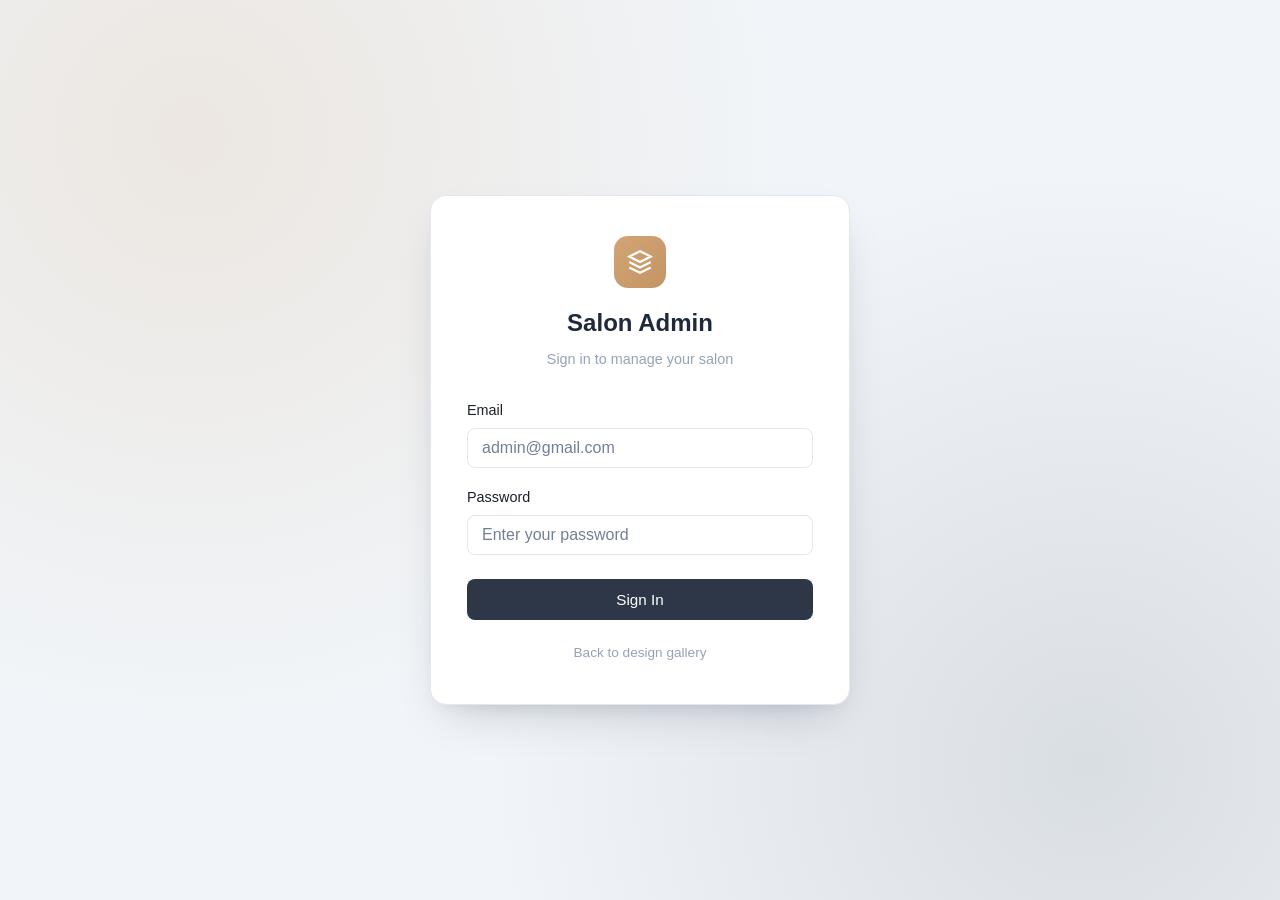
<file: admin.html>
<!DOCTYPE html>
<html lang="en">
<head>
    <meta charset="UTF-8">
    <meta name="viewport" content="width=device-width, initial-scale=1.0">
    <title>Salon Admin Panel</title>
    <link rel="stylesheet" href="css/style.css">
    <link rel="stylesheet" href="css/admin.css">
</head>
<body>
    <script src="js/data/default-data.js"></script>
    <script src="js/utils/helpers.js"></script>
    <script src="js/data/storage.js"></script>
    <script>if (!storage.isAdminAuthenticated()) { window.location.replace('login.html'); }</script>
    <div class="admin-layout">
        <aside class="sidebar" id="sidebar">
            <div class="sidebar-header">
                <h1><span id="sidebar-brand-name">Salon Admin</span></h1>
            </div>
            <nav class="sidebar-nav">
                <div class="nav-section">
                    <div class="nav-section-title">Overview</div>
                    <a href="#" class="nav-link active" data-section="dashboard">
                        <svg viewBox="0 0 24 24" fill="none" stroke="currentColor" stroke-width="2"><rect x="3" y="3" width="7" height="7"/><rect x="14" y="3" width="7" height="7"/><rect x="3" y="14" width="7" height="7"/><rect x="14" y="14" width="7" height="7"/></svg>
                        Dashboard
                    </a>
                </div>
                <div class="nav-section">
                    <div class="nav-section-title">Salon Data</div>
                    <a href="#" class="nav-link" data-section="business">
                        <svg viewBox="0 0 24 24" fill="none" stroke="currentColor" stroke-width="2"><path d="M3 21h18"/><path d="M5 21V7l7-4 7 4v14"/><path d="M9 21v-6h6v6"/></svg>
                        Business Information
                    </a>
                    <a href="#" class="nav-link" data-section="contact">
                        <svg viewBox="0 0 24 24" fill="none" stroke="currentColor" stroke-width="2"><path d="M22 16.92v3a2 2 0 0 1-2.18 2 19.79 19.79 0 0 1-8.63-3.07 19.5 19.5 0 0 1-6-6 19.79 19.79 0 0 1-3.07-8.67A2 2 0 0 1 4.11 2h3a2 2 0 0 1 2 1.72c.13.96.36 1.9.7 2.81a2 2 0 0 1-.45 2.11L8.09 9.91a16 16 0 0 0 6 6l1.27-1.27a2 2 0 0 1 2.11-.45c.91.34 1.85.57 2.81.7A2 2 0 0 1 22 16.92z"/></svg>
                        Contact Information
                    </a>
                    <a href="#" class="nav-link" data-section="opening-hours">
                        <svg viewBox="0 0 24 24" fill="none" stroke="currentColor" stroke-width="2"><circle cx="12" cy="12" r="10"/><polyline points="12 6 12 12 16 14"/></svg>
                        Opening Hours
                    </a>
                    <a href="#" class="nav-link" data-section="services">
                        <svg viewBox="0 0 24 24" fill="none" stroke="currentColor" stroke-width="2"><circle cx="6" cy="6" r="3"/><circle cx="6" cy="18" r="3"/><line x1="20" y1="4" x2="8.12" y2="15.88"/><line x1="14.47" y1="14.48" x2="20" y2="20"/><line x1="8.12" y1="8.12" x2="12" y2="12"/></svg>
                        Services
                    </a>
                    <a href="#" class="nav-link" data-section="packages">
                        <svg viewBox="0 0 24 24" fill="none" stroke="currentColor" stroke-width="2"><path d="M21 16V8a2 2 0 0 0-1-1.73l-7-4a2 2 0 0 0-2 0l-7 4A2 2 0 0 0 3 8v8a2 2 0 0 0 1 1.73l7 4a2 2 0 0 0 2 0l7-4A2 2 0 0 0 21 16z"/><polyline points="3.27 6.96 12 12.01 20.73 6.96"/><line x1="12" y1="22.08" x2="12" y2="12"/></svg>
                        Packages
                    </a>
                    <a href="#" class="nav-link" data-section="team">
                        <svg viewBox="0 0 24 24" fill="none" stroke="currentColor" stroke-width="2"><path d="M17 21v-2a4 4 0 0 0-4-4H5a4 4 0 0 0-4 4v2"/><circle cx="9" cy="7" r="4"/><path d="M23 21v-2a4 4 0 0 0-3-3.87"/><path d="M16 3.13a4 4 0 0 1 0 7.75"/></svg>
                        Team
                    </a>
                    <a href="#" class="nav-link" data-section="gallery">
                        <svg viewBox="0 0 24 24" fill="none" stroke="currentColor" stroke-width="2"><rect x="3" y="3" width="18" height="18" rx="2"/><circle cx="8.5" cy="8.5" r="1.5"/><polyline points="21 15 16 10 5 21"/></svg>
                        Gallery
                    </a>
                    <a href="#" class="nav-link" data-section="testimonials">
                        <svg viewBox="0 0 24 24" fill="none" stroke="currentColor" stroke-width="2"><polygon points="12 2 15.09 8.26 22 9.27 17 14.14 18.18 21.02 12 17.77 5.82 21.02 7 14.14 2 9.27 8.91 8.26 12 2"/></svg>
                        Testimonials
                    </a>
                </div>
                <div class="nav-section">
                    <div class="nav-section-title">Management</div>
                    <a href="#" class="nav-link" data-section="appointments">
                        <svg viewBox="0 0 24 24" fill="none" stroke="currentColor" stroke-width="2"><rect x="3" y="4" width="18" height="18" rx="2"/><line x1="16" y1="2" x2="16" y2="6"/><line x1="8" y1="2" x2="8" y2="6"/><line x1="3" y1="10" x2="21" y2="10"/></svg>
                        Appointments
                    </a>
                    <a href="#" class="nav-link" data-section="social-links">
                        <svg viewBox="0 0 24 24" fill="none" stroke="currentColor" stroke-width="2"><path d="M18 8A6 6 0 0 0 6 8c0 7-3 9-3 9h18s-3-2-3-9"/><path d="M13.73 21a2 2 0 0 1-3.46 0"/></svg>
                        Social Links
                    </a>
                    <a href="#" class="nav-link" data-section="settings">
                        <svg viewBox="0 0 24 24" fill="none" stroke="currentColor" stroke-width="2"><circle cx="12" cy="12" r="3"/><path d="M19.4 15a1.65 1.65 0 0 0 .33 1.82l.06.06a2 2 0 0 1 0 2.83 2 2 0 0 1-2.83 0l-.06-.06a1.65 1.65 0 0 0-1.82-.33 1.65 1.65 0 0 0-1 1.51V21a2 2 0 0 1-2 2 2 2 0 0 1-2-2v-.09A1.65 1.65 0 0 0 9 19.4a1.65 1.65 0 0 0-1.82.33l-.06.06a2 2 0 0 1-2.83 0 2 2 0 0 1 0-2.83l.06-.06a1.65 1.65 0 0 0 .33-1.82 1.65 1.65 0 0 0-1.51-1H3a2 2 0 0 1-2-2 2 2 0 0 1 2-2h.09A1.65 1.65 0 0 0 4.6 9a1.65 1.65 0 0 0-.33-1.82l-.06-.06a2 2 0 0 1 0-2.83 2 2 0 0 1 2.83 0l.06.06a1.65 1.65 0 0 0 1.82.33H9a1.65 1.65 0 0 0 1-1.51V3a2 2 0 0 1 2-2 2 2 0 0 1 2 2v.09a1.65 1.65 0 0 0 1 1.51 1.65 1.65 0 0 0 1.82-.33l.06-.06a2 2 0 0 1 2.83 0 2 2 0 0 1 0 2.83l-.06.06a1.65 1.65 0 0 0-.33 1.82V9a1.65 1.65 0 0 0 1.51 1H21a2 2 0 0 1 2 2 2 2 0 0 1-2 2h-.09a1.65 1.65 0 0 0-1.51 1z"/></svg>
                        Settings
                    </a>
                </div>
            </nav>
            <div class="sidebar-footer">
                <a href="preview.html" class="nav-link" target="_blank" rel="noopener">
                    <svg viewBox="0 0 24 24" fill="none" stroke="currentColor" stroke-width="2"><path d="M18 13v6a2 2 0 0 1-2 2H5a2 2 0 0 1-2-2V8a2 2 0 0 1 2-2h6"/><polyline points="15 3 21 3 21 9"/><line x1="10" y1="14" x2="21" y2="3"/></svg>
                    View Website
                </a>
                <a href="index.html" class="nav-link" target="_blank" rel="noopener">
                    <svg viewBox="0 0 24 24" fill="none" stroke="currentColor" stroke-width="2"><rect x="3" y="3" width="7" height="7"/><rect x="14" y="3" width="7" height="7"/><rect x="3" y="14" width="7" height="7"/><rect x="14" y="14" width="7" height="7"/></svg>
                    Design Gallery
                </a>
            </div>
        </aside>

        <div class="overlay"></div>

        <div class="main-content">
            <header class="admin-header">
                <div class="header-left">
                    <button class="menu-toggle" id="menu-toggle" aria-label="Toggle menu">
                        <svg width="24" height="24" viewBox="0 0 24 24" fill="none" stroke="currentColor" stroke-width="2">
                            <line x1="3" y1="6" x2="21" y2="6"></line>
                            <line x1="3" y1="12" x2="21" y2="12"></line>
                            <line x1="3" y1="18" x2="21" y2="18"></line>
                        </svg>
                    </button>
                    <h2 class="page-title" id="page-title">Dashboard</h2>
                </div>
                <div class="header-right">
                    <a href="preview.html" target="_blank" rel="noopener" class="btn btn-secondary btn-sm">View Site</a>
                    <button type="button" class="btn btn-secondary btn-sm" data-admin-logout>Logout</button>
                    <div class="user-menu">
                        <div class="user-avatar">A</div>
                        <div class="user-info">
                            <span class="user-name">Admin</span>
                            <span class="user-role">Salon Owner</span>
                        </div>
                    </div>
                </div>
            </header>

            <main class="content-area">

                <section class="content-section active" id="section-dashboard">
                    <div class="section-header">
                        <div>
                            <h2>Dashboard</h2>
                            <p class="section-intro">Your salon content and booking overview.</p>
                        </div>
                        <button type="button" class="btn btn-danger" id="reset-demo-btn">Reset Demo Data</button>
                    </div>
                    <div class="stats-grid">
                        <div class="stat-card">
                            <div class="stat-icon services">
                                <svg viewBox="0 0 24 24" fill="none" stroke="currentColor" stroke-width="2"><circle cx="6" cy="6" r="3"/><circle cx="6" cy="18" r="3"/><line x1="20" y1="4" x2="8.12" y2="15.88"/><line x1="14.47" y1="14.48" x2="20" y2="20"/><line x1="8.12" y1="8.12" x2="12" y2="12"/></svg>
                            </div>
                            <div class="stat-content">
                                <div class="stat-value" id="stat-services">0</div>
                                <div class="stat-label">Total Services</div>
                            </div>
                        </div>
                        <div class="stat-card">
                            <div class="stat-icon packages">
                                <svg viewBox="0 0 24 24" fill="none" stroke="currentColor" stroke-width="2"><path d="M21 16V8a2 2 0 0 0-1-1.73l-7-4a2 2 0 0 0-2 0l-7 4A2 2 0 0 0 3 8v8a2 2 0 0 0 1 1.73l7 4a2 2 0 0 0 2 0l7-4A2 2 0 0 0 21 16z"/><polyline points="3.27 6.96 12 12.01 20.73 6.96"/><line x1="12" y1="22.08" x2="12" y2="12"/></svg>
                            </div>
                            <div class="stat-content">
                                <div class="stat-value" id="stat-packages">0</div>
                                <div class="stat-label">Total Packages</div>
                            </div>
                        </div>
                        <div class="stat-card">
                            <div class="stat-icon team">
                                <svg viewBox="0 0 24 24" fill="none" stroke="currentColor" stroke-width="2"><path d="M17 21v-2a4 4 0 0 0-4-4H5a4 4 0 0 0-4 4v2"/><circle cx="9" cy="7" r="4"/><path d="M23 21v-2a4 4 0 0 0-3-3.87"/><path d="M16 3.13a4 4 0 0 1 0 7.75"/></svg>
                            </div>
                            <div class="stat-content">
                                <div class="stat-value" id="stat-team">0</div>
                                <div class="stat-label">Total Team Members</div>
                            </div>
                        </div>
                        <div class="stat-card">
                            <div class="stat-icon testimonials">
                                <svg viewBox="0 0 24 24" fill="none" stroke="currentColor" stroke-width="2"><polygon points="12 2 15.09 8.26 22 9.27 17 14.14 18.18 21.02 12 17.77 5.82 21.02 7 14.14 2 9.27 8.91 8.26 12 2"/></svg>
                            </div>
                            <div class="stat-content">
                                <div class="stat-value" id="stat-testimonials">0</div>
                                <div class="stat-label">Total Testimonials</div>
                            </div>
                        </div>
                        <div class="stat-card">
                            <div class="stat-icon appointments">
                                <svg viewBox="0 0 24 24" fill="none" stroke="currentColor" stroke-width="2"><rect x="3" y="4" width="18" height="18" rx="2"/><line x1="16" y1="2" x2="16" y2="6"/><line x1="8" y1="2" x2="8" y2="6"/><line x1="3" y1="10" x2="21" y2="10"/></svg>
                            </div>
                            <div class="stat-content">
                                <div class="stat-value" id="stat-appointments">0</div>
                                <div class="stat-label">Pending Appointments</div>
                            </div>
                        </div>
                        <div class="stat-card">
                            <div class="stat-icon gallery">
                                <svg viewBox="0 0 24 24" fill="none" stroke="currentColor" stroke-width="2"><rect x="3" y="3" width="18" height="18" rx="2"/><circle cx="8.5" cy="8.5" r="1.5"/><polyline points="21 15 16 10 5 21"/></svg>
                            </div>
                            <div class="stat-content">
                                <div class="stat-value" id="stat-gallery">0</div>
                                <div class="stat-label">Total Gallery Items</div>
                            </div>
                        </div>
                    </div>
                    <div class="form-section">
                        <h3>Recent Appointments</h3>
                        <div id="recent-appointments"></div>
                    </div>
                </section>

                <section class="content-section" id="section-business">
                    <div class="section-header">
                        <div>
                            <h2>Business Information</h2>
                            <p class="section-intro">Core identity of the salon shown on every template.</p>
                        </div>
                    </div>
                    <form id="business-form">
                        <div class="form-section">
                            <h3>Salon Details</h3>
                            <div class="form-row">
                                <div class="form-group">
                                    <label class="form-label" for="business-name">Salon Name *</label>
                                    <input type="text" id="business-name" class="form-control" placeholder="e.g. Luxe Beauty Studio">
                                </div>
                                <div class="form-group">
                                    <label class="form-label" for="business-tagline">Tagline</label>
                                    <input type="text" id="business-tagline" class="form-control" placeholder="e.g. Where Beauty Meets Excellence">
                                </div>
                            </div>
                            <div class="form-group">
                                <label class="form-label" for="business-description">Description</label>
                                <textarea id="business-description" class="form-control" rows="4" placeholder="Short description of the salon"></textarea>
                            </div>
                        </div>
                        <div class="form-section">
                            <h3>Brand Assets</h3>
                            <div class="form-row">
                                <div class="form-group">
                                    <label class="form-label" for="business-logoUrl">Logo URL</label>
                                    <input type="text" id="business-logoUrl" class="form-control" placeholder="https://example.com/logo.png">
                                </div>
                                <div class="form-group">
                                    <label class="form-label" for="business-faviconUrl">Favicon URL</label>
                                    <input type="text" id="business-faviconUrl" class="form-control" placeholder="https://example.com/favicon.ico">
                                </div>
                            </div>
                            <p class="form-hint">Paste direct image links. No file uploads in the prototype phase.</p>
                        </div>
                        <div class="form-section">
                            <h3>Location</h3>
                            <div class="form-group">
                                <label class="form-label" for="business-address">Address</label>
                                <input type="text" id="business-address" class="form-control" placeholder="Street address">
                            </div>
                            <div class="form-row">
                                <div class="form-group">
                                    <label class="form-label" for="business-city">City</label>
                                    <input type="text" id="business-city" class="form-control" placeholder="City">
                                </div>
                                <div class="form-group">
                                    <label class="form-label" for="business-country">Country</label>
                                    <input type="text" id="business-country" class="form-control" placeholder="Country">
                                </div>
                            </div>
                        </div>
                        <div class="form-actions">
                            <button type="submit" class="btn btn-primary">Save Changes</button>
                        </div>
                    </form>
                </section>

                <section class="content-section" id="section-contact">
                    <div class="section-header">
                        <div>
                            <h2>Contact Information</h2>
                            <p class="section-intro">How clients reach the salon.</p>
                        </div>
                    </div>
                    <form id="contact-form">
                        <div class="form-section">
                            <h3>Contact Details</h3>
                            <div class="form-row">
                                <div class="form-group">
                                    <label class="form-label" for="contact-phone">Phone</label>
                                    <input type="tel" id="contact-phone" class="form-control" placeholder="+1 416 555 1234">
                                </div>
                                <div class="form-group">
                                    <label class="form-label" for="contact-email">Email</label>
                                    <input type="email" id="contact-email" class="form-control" placeholder="hello@salon.example">
                                </div>
                            </div>
                            <div class="form-row">
                                <div class="form-group">
                                    <label class="form-label" for="contact-whatsapp">WhatsApp</label>
                                    <input type="tel" id="contact-whatsapp" class="form-control" placeholder="+1 416 555 1234">
                                </div>
                                <div class="form-group">
                                    <label class="form-label" for="contact-googleMapsUrl">Google Maps URL</label>
                                    <input type="text" id="contact-googleMapsUrl" class="form-control" placeholder="https://maps.google.com/...">
                                </div>
                            </div>
                            <div class="form-group">
                                <label class="form-label" for="contact-address">Address</label>
                                <input type="text" id="contact-address" class="form-control" placeholder="Full address shown on the website">
                            </div>
                        </div>
                        <div class="form-actions">
                            <button type="submit" class="btn btn-primary">Save Changes</button>
                        </div>
                    </form>
                </section>

                <section class="content-section" id="section-opening-hours">
                    <div class="section-header">
                        <div>
                            <h2>Opening Hours</h2>
                            <p class="section-intro">Set open or closed status and times for each day.</p>
                        </div>
                    </div>
                    <form id="opening-hours-form">
                        <div class="form-section">
                            <h3>Weekly Schedule</h3>
                            <div class="opening-hours-grid">
                                <div class="day-row">
                                    <input type="checkbox" class="day-open-checkbox" id="hours-monday-open" data-day="monday">
                                    <label class="day-label" for="hours-monday-open">Monday</label>
                                    <div class="time-inputs">
                                        <input type="time" id="hours-monday-openTime">
                                        <span>to</span>
                                        <input type="time" id="hours-monday-closeTime">
                                    </div>
                                </div>
                                <div class="day-row">
                                    <input type="checkbox" class="day-open-checkbox" id="hours-tuesday-open" data-day="tuesday">
                                    <label class="day-label" for="hours-tuesday-open">Tuesday</label>
                                    <div class="time-inputs">
                                        <input type="time" id="hours-tuesday-openTime">
                                        <span>to</span>
                                        <input type="time" id="hours-tuesday-closeTime">
                                    </div>
                                </div>
                                <div class="day-row">
                                    <input type="checkbox" class="day-open-checkbox" id="hours-wednesday-open" data-day="wednesday">
                                    <label class="day-label" for="hours-wednesday-open">Wednesday</label>
                                    <div class="time-inputs">
                                        <input type="time" id="hours-wednesday-openTime">
                                        <span>to</span>
                                        <input type="time" id="hours-wednesday-closeTime">
                                    </div>
                                </div>
                                <div class="day-row">
                                    <input type="checkbox" class="day-open-checkbox" id="hours-thursday-open" data-day="thursday">
                                    <label class="day-label" for="hours-thursday-open">Thursday</label>
                                    <div class="time-inputs">
                                        <input type="time" id="hours-thursday-openTime">
                                        <span>to</span>
                                        <input type="time" id="hours-thursday-closeTime">
                                    </div>
                                </div>
                                <div class="day-row">
                                    <input type="checkbox" class="day-open-checkbox" id="hours-friday-open" data-day="friday">
                                    <label class="day-label" for="hours-friday-open">Friday</label>
                                    <div class="time-inputs">
                                        <input type="time" id="hours-friday-openTime">
                                        <span>to</span>
                                        <input type="time" id="hours-friday-closeTime">
                                    </div>
                                </div>
                                <div class="day-row">
                                    <input type="checkbox" class="day-open-checkbox" id="hours-saturday-open" data-day="saturday">
                                    <label class="day-label" for="hours-saturday-open">Saturday</label>
                                    <div class="time-inputs">
                                        <input type="time" id="hours-saturday-openTime">
                                        <span>to</span>
                                        <input type="time" id="hours-saturday-closeTime">
                                    </div>
                                </div>
                                <div class="day-row">
                                    <input type="checkbox" class="day-open-checkbox" id="hours-sunday-open" data-day="sunday">
                                    <label class="day-label" for="hours-sunday-open">Sunday</label>
                                    <div class="time-inputs">
                                        <input type="time" id="hours-sunday-openTime">
                                        <span>to</span>
                                        <input type="time" id="hours-sunday-closeTime">
                                    </div>
                                </div>
                            </div>
                        </div>
                        <div class="form-actions">
                            <button type="submit" class="btn btn-primary">Save Opening Hours</button>
                        </div>
                    </form>
                </section>

                <section class="content-section" id="section-services">
                    <div class="section-header">
                        <div>
                            <h2>Services</h2>
                            <p class="section-intro">Individual services offered by the salon.</p>
                        </div>
                        <button type="button" class="btn btn-primary" id="add-service-btn">+ Add Service</button>
                    </div>
                    <div class="table-container">
                        <table>
                            <thead>
                                <tr>
                                    <th>Service</th>
                                    <th>Description</th>
                                    <th>Price</th>
                                    <th>Duration</th>
                                    <th>Status</th>
                                    <th>Actions</th>
                                </tr>
                            </thead>
                            <tbody id="services-tbody"></tbody>
                        </table>
                    </div>
                </section>

                <section class="content-section" id="section-packages">
                    <div class="section-header">
                        <div>
                            <h2>Packages</h2>
                            <p class="section-intro">Bundled services offered at a combined price.</p>
                        </div>
                        <button type="button" class="btn btn-primary" id="add-package-btn">+ Add Package</button>
                    </div>
                    <div class="table-container">
                        <table>
                            <thead>
                                <tr>
                                    <th>Package</th>
                                    <th>Description</th>
                                    <th>Price</th>
                                    <th>Included Services</th>
                                    <th>Status</th>
                                    <th>Actions</th>
                                </tr>
                            </thead>
                            <tbody id="packages-tbody"></tbody>
                        </table>
                    </div>
                </section>

                <section class="content-section" id="section-team">
                    <div class="section-header">
                        <div>
                            <h2>Team</h2>
                            <p class="section-intro">Staff members shown on the website.</p>
                        </div>
                        <button type="button" class="btn btn-primary" id="add-team-btn">+ Add Team Member</button>
                    </div>
                    <div class="table-container">
                        <table>
                            <thead>
                                <tr>
                                    <th>Photo</th>
                                    <th>Member</th>
                                    <th>Bio</th>
                                    <th>Status</th>
                                    <th>Actions</th>
                                </tr>
                            </thead>
                            <tbody id="team-tbody"></tbody>
                        </table>
                    </div>
                </section>

                <section class="content-section" id="section-gallery">
                    <div class="section-header">
                        <div>
                            <h2>Gallery</h2>
                            <p class="section-intro">Images showcasing salon work and space.</p>
                        </div>
                        <button type="button" class="btn btn-primary" id="add-gallery-btn">+ Add Gallery Item</button>
                    </div>
                    <div class="table-container">
                        <table>
                            <thead>
                                <tr>
                                    <th>Photo</th>
                                    <th>Title</th>
                                    <th>Category</th>
                                    <th>Status</th>
                                    <th>Actions</th>
                                </tr>
                            </thead>
                            <tbody id="gallery-tbody"></tbody>
                        </table>
                    </div>
                </section>

                <section class="content-section" id="section-testimonials">
                    <div class="section-header">
                        <div>
                            <h2>Testimonials</h2>
                            <p class="section-intro">Client reviews displayed on the website.</p>
                        </div>
                        <button type="button" class="btn btn-primary" id="add-testimonial-btn">+ Add Testimonial</button>
                    </div>
                    <div class="table-container">
                        <table>
                            <thead>
                                <tr>
                                    <th>Photo</th>
                                    <th>Customer</th>
                                    <th>Rating</th>
                                    <th>Status</th>
                                    <th>Actions</th>
                                </tr>
                            </thead>
                            <tbody id="testimonials-tbody"></tbody>
                        </table>
                    </div>
                </section>

                <section class="content-section" id="section-appointments">
                    <div class="section-header">
                        <div>
                            <h2>Appointments</h2>
                            <p class="section-intro">Booking requests stored in the prototype database.</p>
                        </div>
                    </div>
                    <div class="table-toolbar">
                        <div class="filter-group">
                            <label for="appointment-status-filter">Filter by status</label>
                            <select id="appointment-status-filter">
                                <option value="all">All Statuses</option>
                                <option value="Pending">Pending</option>
                                <option value="Confirmed">Confirmed</option>
                                <option value="Completed">Completed</option>
                                <option value="Cancelled">Cancelled</option>
                            </select>
                        </div>
                    </div>
                    <div class="table-container">
                        <table>
                            <thead>
                                <tr>
                                    <th>Customer</th>
                                    <th>Phone</th>
                                    <th>Email</th>
                                    <th>Service</th>
                                    <th>Date</th>
                                    <th>Time</th>
                                    <th>Status</th>
                                    <th>Actions</th>
                                </tr>
                            </thead>
                            <tbody id="appointments-tbody"></tbody>
                        </table>
                    </div>
                </section>

                <section class="content-section" id="section-social-links">
                    <div class="section-header">
                        <div>
                            <h2>Social Links</h2>
                            <p class="section-intro">All fields are optional. Leave blank to hide a network.</p>
                        </div>
                    </div>
                    <form id="social-form">
                        <div class="form-section">
                            <h3>Profiles</h3>
                            <div class="social-links-grid">
                                <div class="form-group">
                                    <label class="form-label social-label" for="social-instagram">
                                        <svg viewBox="0 0 24 24" fill="none" stroke="currentColor" stroke-width="2"><rect x="2" y="2" width="20" height="20" rx="5"/><path d="M16 11.37A4 4 0 1 1 12.63 8 4 4 0 0 1 16 11.37z"/><line x1="17.5" y1="6.5" x2="17.51" y2="6.5"/></svg>
                                        Instagram
                                    </label>
                                    <input type="text" id="social-instagram" class="form-control" placeholder="https://instagram.com/...">
                                </div>
                                <div class="form-group">
                                    <label class="form-label social-label" for="social-facebook">
                                        <svg viewBox="0 0 24 24" fill="none" stroke="currentColor" stroke-width="2"><path d="M18 2h-3a5 5 0 0 0-5 5v3H7v4h3v8h4v-8h3l1-4h-4V7a1 1 0 0 1 1-1h3z"/></svg>
                                        Facebook
                                    </label>
                                    <input type="text" id="social-facebook" class="form-control" placeholder="https://facebook.com/...">
                                </div>
                                <div class="form-group">
                                    <label class="form-label social-label" for="social-tiktok">
                                        <svg viewBox="0 0 24 24" fill="none" stroke="currentColor" stroke-width="2"><path d="M9 12a4 4 0 1 0 4 4V4a5 5 0 0 0 5 5"/></svg>
                                        TikTok
                                    </label>
                                    <input type="text" id="social-tiktok" class="form-control" placeholder="https://tiktok.com/@...">
                                </div>
                                <div class="form-group">
                                    <label class="form-label social-label" for="social-youtube">
                                        <svg viewBox="0 0 24 24" fill="none" stroke="currentColor" stroke-width="2"><path d="M22.54 6.42a2.78 2.78 0 0 0-1.94-2C18.88 4 12 4 12 4s-6.88 0-8.6.46a2.78 2.78 0 0 0-1.94 2A29 29 0 0 0 1 11.75a29 29 0 0 0 .46 5.33A2.78 2.78 0 0 0 3.4 19c1.72.46 8.6.46 8.6.46s6.88 0 8.6-.46a2.78 2.78 0 0 0 1.94-2 29 29 0 0 0 .46-5.25 29 29 0 0 0-.46-5.33z"/><polygon points="9.75 15.02 15.5 11.75 9.75 8.48 9.75 15.02"/></svg>
                                        YouTube
                                    </label>
                                    <input type="text" id="social-youtube" class="form-control" placeholder="https://youtube.com/@...">
                                </div>
                                <div class="form-group">
                                    <label class="form-label social-label" for="social-googleBusiness">
                                        <svg viewBox="0 0 24 24" fill="none" stroke="currentColor" stroke-width="2"><path d="M21 10c0 7-9 13-9 13s-9-6-9-13a9 9 0 0 1 18 0z"/><circle cx="12" cy="10" r="3"/></svg>
                                        Google Business
                                    </label>
                                    <input type="text" id="social-googleBusiness" class="form-control" placeholder="https://g.page/...">
                                </div>
                            </div>
                        </div>
                        <div class="form-actions">
                            <button type="submit" class="btn btn-primary">Save Social Links</button>
                        </div>
                    </form>
                </section>

                <section class="content-section" id="section-settings">
                    <div class="section-header">
                        <div>
                            <h2>Settings</h2>
                            <p class="section-intro">General website preferences. To explore another design, open the <a href="index.html" target="_blank" rel="noopener">design gallery</a>.</p>
                        </div>
                    </div>
                    <form id="settings-form">
                        <div class="form-section">
                            <h3>Website Settings</h3>
                            <div class="form-row">
                                <div class="form-group">
                                    <label class="form-label" for="setting-primaryBusinessName">Primary Business Name</label>
                                    <input type="text" id="setting-primaryBusinessName" class="form-control" placeholder="Business name override">
                                </div>
                                <div class="form-group">
                                    <label class="form-label" for="setting-websiteStatus">Website Status</label>
                                    <select id="setting-websiteStatus" class="form-control">
                                        <option value="published">Published</option>
                                        <option value="draft">Draft</option>
                                        <option value="maintenance">Maintenance</option>
                                    </select>
                                </div>
                            </div>
                        </div>
                        <div class="form-actions">
                            <button type="submit" class="btn btn-primary">Save Settings</button>
                        </div>
                    </form>
                </section>

            </main>
        </div>
    </div>

    <div class="modal-overlay" id="service-modal">
        <div class="modal">
            <form id="service-form">
                <div class="modal-header">
                    <h3 id="service-modal-title">Add Service</h3>
                    <button type="button" class="modal-close">&times;</button>
                </div>
                <div class="modal-body">
                    <div class="form-row">
                        <div class="form-group">
                            <label class="form-label" for="service-name">Name *</label>
                            <input type="text" id="service-name" class="form-control" placeholder="e.g. Classic Haircut">
                        </div>
                        <div class="form-group">
                            <label class="form-label" for="service-category">Category</label>
                            <input type="text" id="service-category" class="form-control" placeholder="Hair / Nails / Skin / Spa">
                        </div>
                    </div>
                    <div class="form-group">
                        <label class="form-label" for="service-description">Description</label>
                        <textarea id="service-description" class="form-control" rows="3" placeholder="Short description"></textarea>
                    </div>
                    <div class="form-row">
                        <div class="form-group">
                            <label class="form-label" for="service-price">Price (CAD)</label>
                            <input type="number" id="service-price" class="form-control" min="0" step="0.01" placeholder="0">
                        </div>
                        <div class="form-group">
                            <label class="form-label" for="service-duration">Duration (minutes)</label>
                            <input type="number" id="service-duration" class="form-control" min="0" step="5" placeholder="45">
                        </div>
                    </div>
                    <div class="form-group">
                        <label class="form-label" for="service-image">Image URL</label>
                        <input type="text" id="service-image" class="form-control" placeholder="https://example.com/service.jpg">
                    </div>
                    <div class="form-group">
                        <label class="form-label" for="service-status">Status</label>
                        <select id="service-status" class="form-control">
                            <option value="active">Active</option>
                            <option value="inactive">Inactive</option>
                        </select>
                    </div>
                </div>
                <div class="modal-actions">
                    <button type="button" class="btn btn-secondary" id="cancel-service-btn">Cancel</button>
                    <button type="submit" class="btn btn-primary">Save Service</button>
                </div>
            </form>
        </div>
    </div>

    <div class="modal-overlay" id="package-modal">
        <div class="modal">
            <form id="package-form">
                <div class="modal-header">
                    <h3 id="package-modal-title">Add Package</h3>
                    <button type="button" class="modal-close">&times;</button>
                </div>
                <div class="modal-body">
                    <div class="form-group">
                        <label class="form-label" for="package-name">Name *</label>
                        <input type="text" id="package-name" class="form-control" placeholder="e.g. Bridal Package">
                    </div>
                    <div class="form-group">
                        <label class="form-label" for="package-description">Description</label>
                        <textarea id="package-description" class="form-control" rows="3" placeholder="Short description"></textarea>
                    </div>
                    <div class="form-row">
                        <div class="form-group">
                            <label class="form-label" for="package-price">Price (CAD)</label>
                            <input type="number" id="package-price" class="form-control" min="0" step="0.01" placeholder="0">
                        </div>
                        <div class="form-group">
                            <label class="form-label" for="package-image">Image URL</label>
                            <input type="text" id="package-image" class="form-control" placeholder="https://example.com/package.jpg">
                        </div>
                    </div>
                    <div class="form-group">
                        <label class="form-label">Included Services</label>
                        <div id="package-services"></div>
                    </div>
                    <div class="form-group">
                        <label class="form-label" for="package-status">Status</label>
                        <select id="package-status" class="form-control">
                            <option value="active">Active</option>
                            <option value="inactive">Inactive</option>
                        </select>
                    </div>
                </div>
                <div class="modal-actions">
                    <button type="button" class="btn btn-secondary" id="cancel-package-btn">Cancel</button>
                    <button type="submit" class="btn btn-primary">Save Package</button>
                </div>
            </form>
        </div>
    </div>

    <div class="modal-overlay" id="team-modal">
        <div class="modal">
            <form id="team-form">
                <div class="modal-header">
                    <h3 id="team-modal-title">Add Team Member</h3>
                    <button type="button" class="modal-close">&times;</button>
                </div>
                <div class="modal-body">
                    <div class="form-row">
                        <div class="form-group">
                            <label class="form-label" for="team-name">Name *</label>
                            <input type="text" id="team-name" class="form-control" placeholder="Full name">
                        </div>
                        <div class="form-group">
                            <label class="form-label" for="team-role">Role</label>
                            <input type="text" id="team-role" class="form-control" placeholder="e.g. Senior Stylist">
                        </div>
                    </div>
                    <div class="form-group">
                        <label class="form-label" for="team-bio">Bio</label>
                        <textarea id="team-bio" class="form-control" rows="3" placeholder="Short biography"></textarea>
                    </div>
                    <div class="form-group">
                        <label class="form-label" for="team-image">Image URL</label>
                        <input type="text" id="team-image" class="form-control" placeholder="https://example.com/person.jpg">
                    </div>
                    <div class="form-group">
                        <label class="form-label" for="team-status">Status</label>
                        <select id="team-status" class="form-control">
                            <option value="active">Active</option>
                            <option value="inactive">Inactive</option>
                        </select>
                    </div>
                </div>
                <div class="modal-actions">
                    <button type="button" class="btn btn-secondary" id="cancel-team-btn">Cancel</button>
                    <button type="submit" class="btn btn-primary">Save Team Member</button>
                </div>
            </form>
        </div>
    </div>

    <div class="modal-overlay" id="gallery-modal">
        <div class="modal">
            <form id="gallery-form">
                <div class="modal-header">
                    <h3 id="gallery-modal-title">Add Gallery Item</h3>
                    <button type="button" class="modal-close">&times;</button>
                </div>
                <div class="modal-body">
                    <div class="form-group">
                        <label class="form-label" for="gallery-image">Image URL *</label>
                        <input type="text" id="gallery-image" class="form-control" placeholder="https://example.com/photo.jpg">
                    </div>
                    <div class="form-group">
                        <label class="form-label" for="gallery-title">Title *</label>
                        <input type="text" id="gallery-title" class="form-control" placeholder="e.g. Modern Salon Interior">
                    </div>
                    <div class="form-group">
                        <label class="form-label" for="gallery-category">Category</label>
                        <input type="text" id="gallery-category" class="form-control" placeholder="Interior / Hair / Nails / Spa">
                    </div>
                    <div class="form-group">
                        <label class="form-label" for="gallery-status">Status</label>
                        <select id="gallery-status" class="form-control">
                            <option value="active">Active</option>
                            <option value="inactive">Inactive</option>
                        </select>
                    </div>
                </div>
                <div class="modal-actions">
                    <button type="button" class="btn btn-secondary" id="cancel-gallery-btn">Cancel</button>
                    <button type="submit" class="btn btn-primary">Save Gallery Item</button>
                </div>
            </form>
        </div>
    </div>

    <div class="modal-overlay" id="testimonial-modal">
        <div class="modal">
            <form id="testimonial-form">
                <div class="modal-header">
                    <h3 id="testimonial-modal-title">Add Testimonial</h3>
                    <button type="button" class="modal-close">&times;</button>
                </div>
                <div class="modal-body">
                    <div class="form-row">
                        <div class="form-group">
                            <label class="form-label" for="testimonial-customerName">Customer Name *</label>
                            <input type="text" id="testimonial-customerName" class="form-control" placeholder="Full name">
                        </div>
                        <div class="form-group">
                            <label class="form-label" for="testimonial-customerImage">Customer Image URL</label>
                            <input type="text" id="testimonial-customerImage" class="form-control" placeholder="https://example.com/client.jpg">
                        </div>
                    </div>
                    <div class="form-group">
                        <label class="form-label" for="testimonial-rating">Rating</label>
                        <select id="testimonial-rating" class="form-control">
                            <option value="5" selected>5 - Excellent</option>
                            <option value="4">4 - Very Good</option>
                            <option value="3">3 - Good</option>
                            <option value="2">2 - Fair</option>
                            <option value="1">1 - Poor</option>
                        </select>
                    </div>
                    <div class="form-group">
                        <label class="form-label" for="testimonial-message">Message *</label>
                        <textarea id="testimonial-message" class="form-control" rows="4" placeholder="What the client said"></textarea>
                    </div>
                    <div class="form-group">
                        <label class="form-label" for="testimonial-status">Status</label>
                        <select id="testimonial-status" class="form-control">
                            <option value="active">Active</option>
                            <option value="inactive">Inactive</option>
                        </select>
                    </div>
                </div>
                <div class="modal-actions">
                    <button type="button" class="btn btn-secondary" id="cancel-testimonial-btn">Cancel</button>
                    <button type="submit" class="btn btn-primary">Save Testimonial</button>
                </div>
            </form>
        </div>
    </div>

    <script src="js/admin/auth.js"></script>
    <script src="js/admin/dashboard.js"></script>
    <script src="js/admin/business.js"></script>
    <script src="js/admin/contact.js"></script>
    <script src="js/admin/opening-hours.js"></script>
    <script src="js/admin/services.js"></script>
    <script src="js/admin/packages.js"></script>
    <script src="js/admin/team.js"></script>
    <script src="js/admin/gallery.js"></script>
    <script src="js/admin/testimonials.js"></script>
    <script src="js/admin/appointments.js"></script>
    <script src="js/admin/settings.js"></script>
    <script src="js/admin/admin.js"></script>
</body>
</html>
</file>
<file: css/style.css>
:root {
    --primary: #2d3748;
    --primary-light: #4a5568;
    --accent: #d4a574;
    --accent-light: #e8c59a;
    --bg: #f7fafc;
    --bg-white: #ffffff;
    --text: #1a202c;
    --text-light: #718096;
    --border: #e2e8f0;
    --success: #38a169;
    --warning: #d69e2e;
    --danger: #e53e3e;
    --info: #3182ce;
    --shadow: 0 4px 6px -1px rgba(0, 0, 0, 0.1), 0 2px 4px -1px rgba(0, 0, 0, 0.06);
    --shadow-lg: 0 10px 15px -3px rgba(0, 0, 0, 0.1), 0 4px 6px -2px rgba(0, 0, 0, 0.05);
    --radius: 8px;
    --transition: all 0.2s ease;
}

* {
    margin: 0;
    padding: 0;
    box-sizing: border-box;
}

body {
    font-family: -apple-system, BlinkMacSystemFont, 'Segoe UI', Roboto, Oxygen, Ubuntu, sans-serif;
    background: var(--bg);
    color: var(--text);
    line-height: 1.6;
    min-height: 100vh;
}

a {
    color: var(--accent);
    text-decoration: none;
    transition: var(--transition);
}

a:hover {
    color: var(--primary);
}

button {
    font-family: inherit;
    cursor: pointer;
    border: none;
    background: none;
    transition: var(--transition);
}

input, select, textarea {
    font-family: inherit;
    font-size: 1rem;
}

.container {
    max-width: 1400px;
    margin: 0 auto;
    padding: 0 20px;
}

.btn {
    display: inline-flex;
    align-items: center;
    justify-content: center;
    gap: 8px;
    padding: 10px 20px;
    border-radius: var(--radius);
    font-weight: 500;
    font-size: 0.9rem;
    white-space: nowrap;
}

.btn-primary {
    background: var(--primary);
    color: white;
}

.btn-primary:hover {
    background: var(--primary-light);
}

.btn-secondary {
    background: var(--bg-white);
    color: var(--text);
    border: 1px solid var(--border);
}

.btn-secondary:hover {
    background: var(--bg);
    border-color: var(--primary);
}

.btn-danger {
    background: var(--danger);
    color: white;
}

.btn-danger:hover {
    background: #c53030;
}

.btn-success {
    background: var(--success);
    color: white;
}

.btn-success:hover {
    background: #2f855a;
}

.btn-sm {
    padding: 6px 12px;
    font-size: 0.8rem;
}

.btn-lg {
    padding: 14px 28px;
    font-size: 1rem;
}

.btn:disabled {
    opacity: 0.5;
    cursor: not-allowed;
}

.badge {
    display: inline-flex;
    align-items: center;
    padding: 4px 10px;
    border-radius: 20px;
    font-size: 0.75rem;
    font-weight: 600;
    text-transform: uppercase;
    letter-spacing: 0.5px;
}

.badge-success { background: #c6f6d5; color: #276749; }
.badge-warning { background: #faf089; color: #b7791f; }
.badge-danger { background: #fed7d7; color: #c53030; }
.badge-info { background: #bee3f8; color: #2b6cb0; }
.badge-secondary { background: #edf2f7; color: #4a5568; }

.form-group {
    margin-bottom: 20px;
}

.form-label {
    display: block;
    margin-bottom: 6px;
    font-weight: 500;
    color: var(--text);
    font-size: 0.9rem;
}

.form-control {
    width: 100%;
    padding: 10px 14px;
    border: 1px solid var(--border);
    border-radius: var(--radius);
    background: var(--bg-white);
    color: var(--text);
    transition: var(--transition);
}

.form-control:focus {
    outline: none;
    border-color: var(--accent);
    box-shadow: 0 0 0 3px rgba(212, 165, 116, 0.2);
}

.form-control::placeholder {
    color: var(--text-light);
}

textarea.form-control {
    min-height: 100px;
    resize: vertical;
}

.form-row {
    display: grid;
    grid-template-columns: repeat(auto-fit, minmax(200px, 1fr));
    gap: 20px;
}

.card {
    background: var(--bg-white);
    border-radius: var(--radius);
    box-shadow: var(--shadow);
    border: 1px solid var(--border);
    overflow: hidden;
}

.card-header {
    padding: 20px;
    border-bottom: 1px solid var(--border);
    display: flex;
    align-items: center;
    justify-content: space-between;
    flex-wrap: wrap;
    gap: 16px;
}

.card-header h2 {
    font-size: 1.25rem;
    font-weight: 600;
    color: var(--text);
}

.card-body {
    padding: 20px;
}

.card-footer {
    padding: 16px 20px;
    border-top: 1px solid var(--border);
    background: var(--bg);
    display: flex;
    align-items: center;
    justify-content: flex-end;
    gap: 12px;
}

.table-wrapper {
    overflow-x: auto;
}

table {
    width: 100%;
    border-collapse: collapse;
}

th, td {
    padding: 12px 16px;
    text-align: left;
    border-bottom: 1px solid var(--border);
}

th {
    background: var(--bg);
    font-weight: 600;
    font-size: 0.85rem;
    text-transform: uppercase;
    letter-spacing: 0.5px;
    color: var(--text-light);
}

tr:last-child td {
    border-bottom: none;
}

tr:hover td {
    background: var(--bg);
}

.action-btns {
    display: flex;
    gap: 8px;
}

.action-btn {
    width: 32px;
    height: 32px;
    display: flex;
    align-items: center;
    justify-content: center;
    border-radius: 6px;
    color: var(--text-light);
}

.action-btn:hover {
    background: var(--bg);
    color: var(--primary);
}

.action-btn.delete:hover {
    background: #fff5f5;
    color: var(--danger);
}

.modal-overlay {
    position: fixed;
    inset: 0;
    background: rgba(0, 0, 0, 0.5);
    display: none;
    align-items: center;
    justify-content: center;
    padding: 20px;
    z-index: 1000;
    animation: fadeIn 0.2s ease;
}

.modal-overlay.open {
    display: flex;
}

@keyframes fadeIn {
    from { opacity: 0; }
    to { opacity: 1; }
}

.modal {
    background: var(--bg-white);
    border-radius: var(--radius);
    box-shadow: var(--shadow-lg);
    max-width: 600px;
    width: 100%;
    max-height: 90vh;
    overflow-y: auto;
    animation: slideUp 0.2s ease;
}

@keyframes slideUp {
    from { opacity: 0; transform: translateY(20px); }
    to { opacity: 1; transform: translateY(0); }
}

.modal-header {
    display: flex;
    align-items: center;
    justify-content: space-between;
    padding: 20px;
    border-bottom: 1px solid var(--border);
}

.modal-header h3 {
    font-size: 1.1rem;
    font-weight: 600;
}

.modal-close {
    width: 36px;
    height: 36px;
    display: flex;
    align-items: center;
    justify-content: center;
    border-radius: 6px;
    font-size: 1.5rem;
    color: var(--text-light);
}

.modal-close:hover {
    background: var(--bg);
    color: var(--text);
}

.modal-body {
    padding: 20px;
}

.modal-actions {
    display: flex;
    justify-content: flex-end;
    gap: 12px;
    padding: 16px 20px;
    border-top: 1px solid var(--border);
    background: var(--bg);
}

.confirm-modal p {
    padding: 20px 20px 4px;
    font-size: 0.95rem;
    color: var(--text-light);
}

.toast {
    padding: 14px 20px;
    border-radius: var(--radius);
    box-shadow: var(--shadow-lg);
    background: var(--bg-white);
    border-left: 4px solid var(--info);
    transform: translateX(100%);
    opacity: 0;
    transition: all 0.3s ease;
}

.toast.show {
    transform: translateX(0);
    opacity: 1;
}

.toast-success { border-left-color: var(--success); }
.toast-error { border-left-color: var(--danger); }
.toast-warning { border-left-color: var(--warning); }

@media (max-width: 768px) {
    .card-header {
        flex-direction: column;
        align-items: flex-start;
    }
    
    .form-row {
        grid-template-columns: 1fr;
    }
    
    .modal {
        margin: 10px;
        max-height: calc(100vh - 20px);
    }
}
</file>
<file: css/admin.css>
:root {
    --sidebar-width: 260px;
    --header-height: 64px;
}

* {
    margin: 0;
    padding: 0;
    box-sizing: border-box;
}

body {
    font-family: -apple-system, BlinkMacSystemFont, 'Segoe UI', Roboto, Oxygen, Ubuntu, sans-serif;
    background: #f1f5f9;
    color: #1e293b;
    line-height: 1.6;
    min-height: 100vh;
}

.admin-layout {
    display: flex;
    min-height: 100vh;
}

.sidebar {
    width: var(--sidebar-width);
    background: #ffffff;
    border-right: 1px solid #e2e8f0;
    height: 100vh;
    position: fixed;
    left: 0;
    top: 0;
    z-index: 100;
    display: flex;
    flex-direction: column;
    transition: transform 0.3s ease;
}

.sidebar-header {
    padding: 24px 20px;
    border-bottom: 1px solid #e2e8f0;
}

.sidebar-header h1 {
    font-size: 1.25rem;
    font-weight: 700;
    color: #1e293b;
    display: flex;
    align-items: center;
    gap: 10px;
}

.sidebar-header h1::before {
    content: '';
    width: 32px;
    height: 32px;
    background: linear-gradient(135deg, #d4a574, #c49564);
    border-radius: 8px;
    mask: url("data:image/svg+xml,%3Csvg xmlns='http://www.w3.org/2000/svg' viewBox='0 0 24 24' fill='none' stroke='currentColor' stroke-width='2'%3E%3Cpath d='M12 2L2 7l10 5 10-5-10-5z'/%3E%3Cpath d='M2 17l10 5 10-5'/%3E%3Cpath d='M2 12l10 5 10-5'/%3E%3C/svg%3E") center/contain no-repeat;
    -webkit-mask: url("data:image/svg+xml,%3Csvg xmlns='http://www.w3.org/2000/svg' viewBox='0 0 24 24' fill='none' stroke='currentColor' stroke-width='2'%3E%3Cpath d='M12 2L2 7l10 5 10-5-10-5z'/%3E%3Cpath d='M2 17l10 5 10-5'/%3E%3Cpath d='M2 12l10 5 10-5'/%3E%3C/svg%3E") center/contain no-repeat;
}

.sidebar-nav {
    flex: 1;
    padding: 16px 12px;
    overflow-y: auto;
}

.nav-section {
    margin-bottom: 24px;
}

.nav-section-title {
    font-size: 0.7rem;
    font-weight: 600;
    text-transform: uppercase;
    letter-spacing: 1px;
    color: #94a3b8;
    padding: 0 12px;
    margin-bottom: 8px;
}

.nav-link {
    display: flex;
    align-items: center;
    gap: 12px;
    padding: 12px 14px;
    border-radius: 8px;
    color: #64748b;
    font-size: 0.9rem;
    font-weight: 500;
    transition: all 0.2s ease;
    white-space: nowrap;
}

.nav-link:hover {
    background: #f1f5f9;
    color: #1e293b;
}

.nav-link.active {
    background: #fef3e2;
    color: #d4a574;
}

.nav-link svg {
    width: 20px;
    height: 20px;
    flex-shrink: 0;
}

.sidebar-footer {
    padding: 16px 20px;
    border-top: 1px solid #e2e8f0;
}

.main-content {
    flex: 1;
    margin-left: var(--sidebar-width);
    min-height: 100vh;
    display: flex;
    flex-direction: column;
    min-width: 0;
}

.admin-header {
    height: var(--header-height);
    background: #ffffff;
    border-bottom: 1px solid #e2e8f0;
    display: flex;
    align-items: center;
    justify-content: space-between;
    padding: 0 32px;
    position: sticky;
    top: 0;
    z-index: 50;
}

.header-left {
    display: flex;
    align-items: center;
    gap: 16px;
    flex: 1;
    min-width: 0;
}

.menu-toggle {
    display: none;
    width: 40px;
    height: 40px;
    align-items: center;
    justify-content: center;
    border-radius: 8px;
    color: #64748b;
}

.menu-toggle:hover {
    background: #f1f5f9;
    color: #1e293b;
}

.page-title {
    font-size: 1.25rem;
    font-weight: 600;
    color: #1e293b;
    white-space: nowrap;
    overflow: hidden;
    text-overflow: ellipsis;
}

.header-right {
    display: flex;
    align-items: center;
    gap: 16px;
    flex-shrink: 0;
}

.user-menu {
    display: flex;
    align-items: center;
    gap: 12px;
    padding: 8px 12px;
    border-radius: 8px;
    background: #f8fafc;
    border: 1px solid #e2e8f0;
}

.user-avatar {
    width: 36px;
    height: 36px;
    border-radius: 50%;
    background: linear-gradient(135deg, #d4a574, #c49564);
    display: flex;
    align-items: center;
    justify-content: center;
    color: white;
    font-weight: 600;
    font-size: 0.9rem;
}

.user-info {
    display: flex;
    flex-direction: column;
}

.user-name {
    font-size: 0.85rem;
    font-weight: 600;
    color: #1e293b;
}

.user-role {
    font-size: 0.75rem;
    color: #94a3b8;
}

.content-area {
    flex: 1;
    padding: 32px;
}

.stats-grid {
    display: grid;
    grid-template-columns: repeat(auto-fit, minmax(240px, 1fr));
    gap: 24px;
    margin-bottom: 32px;
}

.stat-card {
    background: #ffffff;
    border-radius: 12px;
    padding: 24px;
    border: 1px solid #e2e8f0;
    display: flex;
    align-items: flex-start;
    gap: 16px;
    transition: all 0.2s ease;
}

.stat-card:hover {
    box-shadow: 0 4px 12px rgba(0, 0, 0, 0.08);
    border-color: #cbd5e1;
}

.stat-icon {
    width: 56px;
    height: 56px;
    border-radius: 12px;
    display: flex;
    align-items: center;
    justify-content: center;
    flex-shrink: 0;
}

.stat-icon svg {
    width: 24px;
    height: 24px;
}

.stat-icon.services { background: #fef3e2; color: #d4a574; }
.stat-icon.packages { background: #e0f2fe; color: #0369a1; }
.stat-icon.team { background: #fce7f3; color: #be185d; }
.stat-icon.testimonials { background: #dcfce7; color: #166534; }
.stat-icon.appointments { background: #fef08a; color: #854d0e; }
.stat-icon.gallery { background: #f3e8ff; color: #7e22ce; }

.stat-content {
    flex: 1;
    min-width: 0;
}

.stat-value {
    font-size: 2rem;
    font-weight: 700;
    color: #1e293b;
    line-height: 1.2;
}

.stat-label {
    font-size: 0.85rem;
    color: #94a3b8;
    margin-top: 4px;
}

.content-section {
    display: none;
}

.content-section.active {
    display: block;
    animation: fadeIn 0.3s ease;
}

@keyframes fadeIn {
    from { opacity: 0; transform: translateY(10px); }
    to { opacity: 1; transform: translateY(0); }
}

.section-header {
    display: flex;
    align-items: center;
    justify-content: space-between;
    margin-bottom: 24px;
    flex-wrap: wrap;
    gap: 16px;
}

.section-header h2 {
    font-size: 1.5rem;
    font-weight: 600;
    color: #1e293b;
}

.table-container {
    background: #ffffff;
    border-radius: 12px;
    border: 1px solid #e2e8f0;
    overflow: hidden;
    overflow-x: auto;
    -webkit-overflow-scrolling: touch;
}

.table-container table {
    width: 100%;
}

.table-container th {
    background: #f8fafc;
    padding: 14px 16px;
    font-size: 0.75rem;
    font-weight: 600;
    text-transform: uppercase;
    letter-spacing: 0.5px;
    color: #64748b;
    border-bottom: 1px solid #e2e8f0;
}

.table-container td {
    padding: 14px 16px;
    border-bottom: 1px solid #f1f5f9;
    font-size: 0.9rem;
}

.table-container tr:last-child td {
    border-bottom: none;
}

.table-container tr:hover td {
    background: #f8fafc;
}

.item-thumb {
    width: 50px;
    height: 50px;
    border-radius: 8px;
    object-fit: cover;
    background: #f1f5f9;
}

.item-name {
    font-weight: 500;
    color: #1e293b;
}

.item-category {
    font-size: 0.8rem;
    color: #64748b;
}

.status-select {
    padding: 6px 10px;
    border: 1px solid #e2e8f0;
    border-radius: 6px;
    font-size: 0.8rem;
    background: #ffffff;
    cursor: pointer;
}

.form-section {
    background: #ffffff;
    border-radius: 12px;
    border: 1px solid #e2e8f0;
    padding: 24px;
    margin-bottom: 24px;
}

.form-section h3 {
    font-size: 1.1rem;
    font-weight: 600;
    color: #1e293b;
    margin-bottom: 20px;
    padding-bottom: 12px;
    border-bottom: 1px solid #e2e8f0;
}

.opening-hours-grid {
    display: grid;
    grid-template-columns: repeat(auto-fit, minmax(280px, 1fr));
    gap: 16px;
}

.day-row {
    display: flex;
    align-items: center;
    gap: 12px;
    padding: 12px;
    background: #f8fafc;
    border-radius: 8px;
    border: 1px solid #e2e8f0;
}

.day-row input[type="checkbox"] {
    width: 18px;
    height: 18px;
    accent-color: #d4a574;
}

.day-label {
    min-width: 100px;
    font-weight: 500;
    font-size: 0.9rem;
}

.day-row .time-inputs {
    display: flex;
    align-items: center;
    gap: 8px;
    flex: 1;
}

.day-row .time-inputs input {
    flex: 1;
    padding: 8px 12px;
    border: 1px solid #e2e8f0;
    border-radius: 6px;
    font-size: 0.85rem;
}

.day-row .time-inputs span {
    color: #94a3b8;
    font-size: 0.85rem;
}

.day-row input[type="time"]:disabled {
    background: #f1f5f9;
    color: #94a3b8;
}

.social-links-grid {
    display: grid;
    grid-template-columns: repeat(auto-fit, minmax(300px, 1fr));
    gap: 16px;
}

.social-input-group {
    display: flex;
    align-items: center;
    gap: 12px;
}

.social-label {
    min-width: 100px;
    display: flex;
    align-items: center;
    gap: 8px;
    font-weight: 500;
    color: #374151;
}

.social-label svg {
    width: 20px;
    height: 20px;
}

.services-list, .packages-list, .team-list, .gallery-list, .testimonials-list {
    display: flex;
    flex-direction: column;
    gap: 12px;
}

.item-card {
    background: #f8fafc;
    border: 1px solid #e2e8f0;
    border-radius: 8px;
    padding: 16px;
    display: flex;
    align-items: center;
    justify-content: space-between;
    gap: 16px;
    flex-wrap: wrap;
}

.item-card-info {
    flex: 1;
    min-width: 200px;
}

.item-card-title {
    font-weight: 600;
    color: #1e293b;
    margin-bottom: 4px;
}

.item-card-meta {
    font-size: 0.85rem;
    color: #64748b;
}

.item-card-actions {
    display: flex;
    gap: 8px;
}

@media (max-width: 1024px) {
    .sidebar {
        transform: translateX(-100%);
        box-shadow: 0 0 40px rgba(0, 0, 0, 0.15);
    }

    .sidebar.open {
        transform: translateX(0);
    }

    .main-content {
        margin-left: 0;
    }

    .menu-toggle {
        display: flex;
    }

    .admin-header {
        padding: 0 20px;
    }

    .content-area {
        padding: 20px;
    }
}

@media (max-width: 768px) {
    .stats-grid {
        grid-template-columns: repeat(auto-fit, minmax(150px, 1fr));
        gap: 16px;
    }

    .stat-card {
        padding: 16px;
        gap: 12px;
    }

    .section-header {
        flex-direction: column;
        align-items: flex-start;
    }

    .section-header h2 {
        font-size: 1.3rem;
    }

    .section-header > .btn {
        width: 100%;
    }

    .day-row {
        flex-direction: column;
        align-items: flex-start;
    }

    .day-row .time-inputs {
        width: 100%;
    }

    .social-links-grid {
        grid-template-columns: 1fr;
    }

    .item-card {
        flex-direction: column;
        align-items: flex-start;
    }

    .item-card-actions {
        width: 100%;
        justify-content: flex-end;
    }

    .table-container table {
        min-width: 640px;
    }

    .table-toolbar {
        flex-direction: column;
        align-items: stretch;
    }

    .table-toolbar .filter-group {
        flex-direction: column;
        align-items: stretch;
    }

    .table-toolbar select {
        width: 100%;
    }

    .admin-header {
        padding: 0 16px;
    }

    .header-right {
        gap: 8px;
    }

    .content-area {
        padding: 16px;
    }

    .form-section {
        padding: 18px 16px;
    }
}

@media (max-width: 640px) {
    .user-menu {
        display: none;
    }

    .page-title {
        font-size: 1.05rem;
    }
}

@media (max-width: 480px) {
    .admin-header {
        padding: 0 12px;
    }

    .content-area {
        padding: 12px;
    }

    .form-section {
        padding: 16px 12px;
        border-radius: 10px;
    }

    .stats-grid {
        grid-template-columns: 1fr;
    }

    .stat-icon {
        width: 48px;
        height: 48px;
    }

    .stat-value {
        font-size: 1.6rem;
    }

    .item-card-info {
        min-width: 0;
    }

    .day-label {
        min-width: 0;
    }

    .appointment-item {
        flex-wrap: wrap;
        gap: 8px;
    }

    .apt-info {
        min-width: 0;
        flex: 1;
    }

    .apt-name {
        overflow-wrap: anywhere;
    }

    .form-actions,
    .modal-actions {
        flex-direction: column-reverse;
    }

    .form-actions .btn,
    .modal-actions .btn {
        width: 100%;
    }

    .modal-overlay {
        padding: 8px;
    }

    #toast-container {
        left: 12px;
        right: 12px;
    }
}

.overlay {
    display: none;
    position: fixed;
    inset: 0;
    background: rgba(0, 0, 0, 0.5);
    z-index: 99;
}

.overlay.open {
    display: block;
}
.section-intro {
    font-size: 0.9rem;
    color: #64748b;
    margin-top: 4px;
}

.text-center {
    text-align: center;
}

.empty-state {
    padding: 32px 16px;
    text-align: center;
    color: #94a3b8;
    font-size: 0.9rem;
}

.table-toolbar {
    display: flex;
    align-items: center;
    justify-content: space-between;
    gap: 16px;
    margin-bottom: 16px;
    flex-wrap: wrap;
}

.table-toolbar .filter-group {
    display: flex;
    align-items: center;
    gap: 10px;
}

.table-toolbar label {
    font-size: 0.85rem;
    font-weight: 500;
    color: #64748b;
}

.table-toolbar select {
    padding: 8px 12px;
    border: 1px solid #e2e8f0;
    border-radius: 6px;
    font-size: 0.85rem;
    background: #ffffff;
    color: #1e293b;
    cursor: pointer;
}

.action-btn.edit-btn:hover {
    background: #fef3e2;
    color: #d4a574;
}

.action-btn.delete-btn:hover {
    background: #fff5f5;
    color: #e53e3e;
}

.appointment-item {
    display: flex;
    align-items: center;
    justify-content: space-between;
    gap: 16px;
    padding: 14px 4px;
    border-bottom: 1px solid #f1f5f9;
}

.appointment-item:last-child {
    border-bottom: none;
}

.apt-name {
    font-weight: 600;
    font-size: 0.9rem;
    color: #1e293b;
}

.apt-meta {
    font-size: 0.8rem;
    color: #94a3b8;
}

.service-tag {
    display: inline-block;
    margin: 2px 4px 2px 0;
    padding: 3px 8px;
    background: #e0f2fe;
    color: #0369a1;
    border-radius: 6px;
    font-size: 0.75rem;
    font-weight: 500;
}

.checkbox-label {
    display: flex;
    align-items: center;
    gap: 10px;
    padding: 10px 12px;
    margin-bottom: 8px;
    background: #f8fafc;
    border: 1px solid #e2e8f0;
    border-radius: 8px;
    font-size: 0.85rem;
    color: #334155;
    cursor: pointer;
}

.checkbox-label:hover {
    border-color: #d4a574;
}

.checkbox-label input {
    width: 16px;
    height: 16px;
    accent-color: #d4a574;
    flex-shrink: 0;
}

.form-actions {
    display: flex;
    justify-content: flex-end;
    gap: 12px;
    margin-top: 8px;
}

.form-hint {
    font-size: 0.8rem;
    color: #94a3b8;
    margin-top: 6px;
}
</file>
<file: css/login.css>
* {
    margin: 0;
    padding: 0;
    box-sizing: border-box;
}

body {
    font-family: -apple-system, BlinkMacSystemFont, 'Segoe UI', Roboto, Oxygen, Ubuntu, sans-serif;
    background-color: #f1f5f9;
    background-image: radial-gradient(circle at 15% 15%, rgba(212, 165, 116, 0.18), transparent 45%), radial-gradient(circle at 85% 85%, rgba(45, 55, 72, 0.12), transparent 45%);
    color: #1e293b;
    line-height: 1.6;
    min-height: 100vh;
}

.login-page {
    min-height: 100vh;
    display: flex;
    align-items: center;
    justify-content: center;
    padding: 24px;
}

.login-card {
    width: 100%;
    max-width: 420px;
    background: #ffffff;
    border: 1px solid #e2e8f0;
    border-radius: 16px;
    padding: 40px 36px;
    box-shadow: 0 20px 45px -20px rgba(15, 23, 42, 0.25), 0 8px 16px -8px rgba(15, 23, 42, 0.08);
}

.login-brand {
    text-align: center;
    margin-bottom: 28px;
}

.login-brand__mark {
    display: inline-flex;
    align-items: center;
    justify-content: center;
    width: 52px;
    height: 52px;
    border-radius: 14px;
    background: linear-gradient(135deg, #d4a574, #c49564);
    color: #ffffff;
    margin-bottom: 16px;
}

.login-brand__mark svg {
    width: 26px;
    height: 26px;
}

.login-brand h1 {
    font-size: 1.5rem;
    font-weight: 700;
    color: #1e293b;
}

.login-brand p {
    font-size: 0.9rem;
    color: #94a3b8;
    margin-top: 6px;
}

.login-card .form-group {
    margin-bottom: 18px;
}

.login-submit {
    width: 100%;
    margin-top: 6px;
    padding: 12px 20px;
    font-size: 0.95rem;
}

.login-error {
    background: #fff5f5;
    color: #c53030;
    border: 1px solid #fed7d7;
    padding: 10px 14px;
    border-radius: 8px;
    font-size: 0.85rem;
    margin-bottom: 16px;
}

.login-error[hidden] {
    display: none;
}

.login-back {
    text-align: center;
    margin-top: 22px;
    font-size: 0.85rem;
}

.login-back a {
    color: #94a3b8;
}

.login-back a:hover {
    color: #d4a574;
}

@media (max-width: 480px) {
    .login-card {
        padding: 32px 24px;
    }
}
</file>
